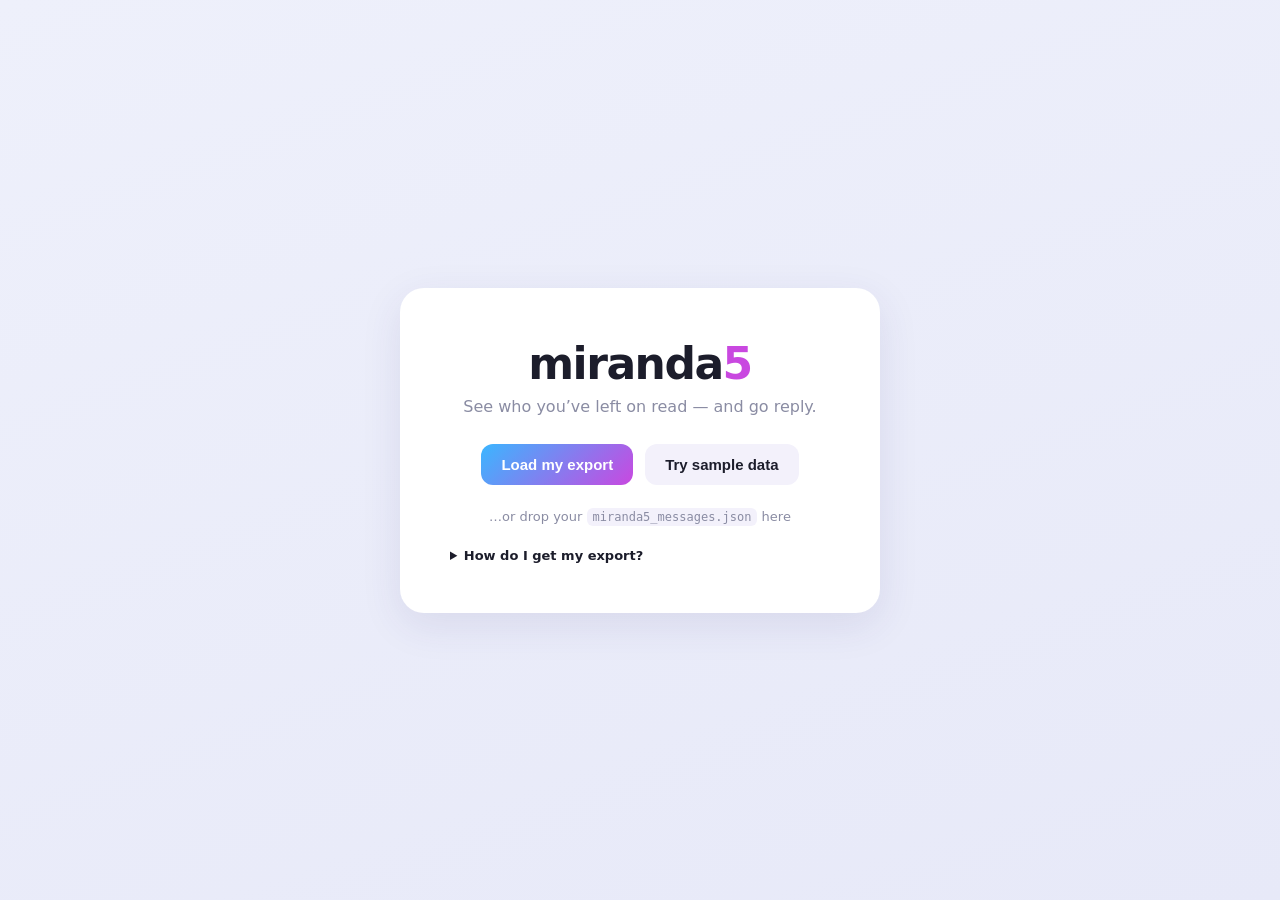
<file: index.html>
<!DOCTYPE html>
<html lang="en">
<head>
<meta charset="UTF-8" />
<meta name="viewport" content="width=device-width, initial-scale=1.0" />
<title>Miranda5 — who's waiting on you</title>
<link rel="stylesheet" href="styles.css" />
</head>
<body>

<!-- ───────────── Start screen ───────────── -->
<section id="start" class="screen">
  <div class="start-card" id="dropzone">
    <div class="logo">miranda<span>5</span></div>
    <p class="tagline">See who you’ve left on read — and go reply.</p>
    <div class="start-actions">
      <button class="btn primary" id="pickFile">Load my export</button>
      <button class="btn ghost" id="loadSample">Try sample data</button>
    </div>
    <p class="drop-hint">…or drop your <code>miranda5_messages.json</code> here</p>
    <details class="how">
      <summary>How do I get my export?</summary>
      <ol>
        <li>Grant <b>Full Disk Access</b> to Terminal (System Settings → Privacy &amp; Security).</li>
        <li>Double-click <code>export.command</code> in this folder.</li>
        <li>It writes <code>~/Desktop/miranda5_messages.json</code> — load that here.</li>
      </ol>
    </details>
    <input type="file" id="fileInput" accept="application/json,.json" hidden />
  </div>
</section>

<!-- ───────────── Dashboard ───────────── -->
<section id="dash" class="screen" hidden>
  <header class="topbar">
    <div class="logo small">miranda<span>5</span></div>
    <div class="topbar-right">
      <span class="updated" id="updated"></span>
      <button class="btn tiny ghost" id="refreshBtn" title="Re-read your export file — auto-updates when you re-run the export">↻ refresh</button>
      <button class="btn tiny ghost" id="darkToggle">dark mode</button>
      <button class="btn tiny ghost" id="reload">load other file</button>
    </div>
  </header>

  <div class="hero">
    <div class="score-wrap">
      <div class="ring" id="ring">
        <svg viewBox="0 0 200 200" width="200" height="200">
          <defs>
            <linearGradient id="ringGrad" x1="0%" y1="100%" x2="100%" y2="0%">
              <stop offset="0%" stop-color="#3bb6ff" />
              <stop offset="100%" stop-color="#c948e0" />
            </linearGradient>
          </defs>
          <circle class="ring-track" cx="100" cy="100" r="86" />
          <circle class="ring-fill" id="ringFill" cx="100" cy="100" r="86" />
        </svg>
        <div class="ring-center">
          <div class="score-num" id="scoreNum">--</div>
          <div class="score-cap">SCORE</div>
        </div>
      </div>
      <div class="score-label" id="scoreLabel"></div>
    </div>

    <div class="stats">
      <div class="stat">
        <div class="stat-val" id="statRate">--%</div>
        <div class="stat-cap">REPLY RATE</div>
        <div class="bar"><span id="barRate"></span></div>
      </div>
      <div class="stat">
        <div class="stat-val" id="statWait">--</div>
        <div class="stat-cap">AVG WAIT</div>
        <div class="bar"><span id="barWait"></span></div>
      </div>
      <div class="stat">
        <div class="stat-val" id="statHang">--</div>
        <div class="stat-cap">WAITING ON YOU</div>
        <div class="bar"><span id="barHang"></span></div>
      </div>
    </div>
  </div>

  <div class="action">
    <div class="action-head">
      <h2>Action needed</h2>
      <span class="action-sub" id="actionSub"></span>
    </div>

    <div class="filters" id="filters">
      <button class="chip active" data-bucket="1d">1 day <em></em></button>
      <button class="chip" data-bucket="7d">7 days <em></em></button>
      <button class="chip" data-bucket="30d">30 days <em></em></button>
      <button class="chip" data-bucket="90d">90 days <em></em></button>
    </div>

    <div class="thread-list" id="threads"></div>
    <div class="empty" id="emptyState" hidden>🎉 Nobody’s waiting on you in this window. Inbox zero vibes.</div>
  </div>

  <footer class="foot">
    <button class="btn tiny ghost" id="showDismissed"></button>
    <span class="foot-note">All data stays in this browser. Nothing is uploaded.</span>
  </footer>
</section>

<script src="core.js"></script>
<script src="sample-data.js"></script>
<script src="app.js"></script>
</body>
</html>
</file>
<file: styles.css>
:root {
  --bg: #eef0fb;
  --bg2: #e7e9f8;
  --card: #ffffff;
  --card2: #f3f1fb;
  --ink: #1c1d2b;
  --muted: #8a8ca3;
  --line: #e6e6f0;
  --green: #2dd4a0;
  --yellow: #f5c842;
  --orange: #f59e42;
  --red: #ef4444;
  --accent: #c948e0;
  --accent2: #3bb6ff;
  --shadow: 0 12px 40px rgba(60, 50, 120, 0.10);
}
[data-theme="dark"] {
  --bg: #0f1018;
  --bg2: #15172300;
  --card: #1b1d2b;
  --card2: #20223200;
  --ink: #f2f3fb;
  --muted: #8b8ea8;
  --line: #2a2c3e;
  --shadow: 0 12px 40px rgba(0, 0, 0, 0.35);
}

* { box-sizing: border-box; }
html, body { margin: 0; padding: 0; }
body {
  font-family: -apple-system, BlinkMacSystemFont, "Segoe UI", Inter, system-ui, sans-serif;
  background: linear-gradient(160deg, var(--bg), var(--bg2));
  color: var(--ink);
  min-height: 100vh;
  -webkit-font-smoothing: antialiased;
}
.screen { max-width: 980px; margin: 0 auto; padding: 24px; }
/* The hidden attribute must always win, even over ID rules like #start below,
   otherwise the start screen stays visible stacked above the dashboard. */
[hidden] { display: none !important; }

/* ── Logo ── */
.logo { font-size: 44px; font-weight: 800; letter-spacing: -1.5px; }
.logo span { color: var(--accent); }
.logo.small { font-size: 24px; }

/* ── Start screen ── */
#start { display: flex; align-items: center; justify-content: center; min-height: 100vh; }
.start-card {
  background: var(--card); border-radius: 24px; padding: 48px; max-width: 480px; width: 100%;
  box-shadow: var(--shadow); text-align: center; border: 2px dashed transparent; transition: border-color .15s;
}
.start-card.dragover { border-color: var(--accent); }
.tagline { color: var(--muted); margin: 8px 0 28px; font-size: 16px; }
.start-actions { display: flex; gap: 12px; justify-content: center; flex-wrap: wrap; }
.drop-hint { color: var(--muted); margin-top: 24px; font-size: 13px; }
.drop-hint code, .how code { background: var(--card2); padding: 2px 6px; border-radius: 6px; font-size: 12px; }
.how { margin-top: 24px; text-align: left; color: var(--muted); font-size: 13px; }
.how summary { cursor: pointer; color: var(--ink); font-weight: 600; }
.how ol { margin: 12px 0 0; padding-left: 20px; line-height: 1.7; }
.how .dl-cmd { color: var(--accent); font-weight: 600; text-decoration: none; }
.how .dl-cmd:hover { text-decoration: underline; }
.how .dl-cmd code { color: inherit; }
.how-note { display: block; font-size: 12px; opacity: .8; }

/* ── Buttons ── */
.btn { border: none; border-radius: 12px; padding: 12px 20px; font-size: 15px; font-weight: 600; cursor: pointer; transition: transform .1s, opacity .15s; }
.btn:active { transform: scale(.97); }
.btn.primary { background: linear-gradient(135deg, var(--accent2), var(--accent)); color: #fff; }
.btn.ghost { background: var(--card2); color: var(--ink); }
.btn.tiny { padding: 7px 14px; font-size: 13px; border-radius: 9px; }

/* ── Topbar ── */
.topbar { display: flex; align-items: center; justify-content: space-between; margin-bottom: 8px; }
.topbar-right { display: flex; align-items: center; gap: 10px; }
.updated { color: var(--muted); font-size: 12px; }

/* ── Hero ── */
.hero { display: grid; grid-template-columns: 1fr 1fr; gap: 24px; align-items: center; margin: 16px 0 32px; }
.score-wrap { display: flex; flex-direction: column; align-items: center; gap: 12px; }
.ring { position: relative; width: 200px; height: 200px; filter: drop-shadow(0 0 24px rgba(201,72,224,.25)); }
.ring svg { transform: rotate(-90deg); }
.ring-track { fill: none; stroke: var(--line); stroke-width: 12; }
.ring-fill { fill: none; stroke: url(#ringGrad); stroke-width: 12; stroke-linecap: round;
  stroke-dasharray: 540; stroke-dashoffset: 540; transition: stroke-dashoffset 1s cubic-bezier(.2,.8,.2,1); }
.ring-center { position: absolute; inset: 0; display: flex; flex-direction: column; align-items: center; justify-content: center; }
.score-num { font-size: 64px; font-weight: 800; line-height: 1; color: var(--yellow); }
.score-cap { font-size: 13px; letter-spacing: 2px; color: var(--muted); margin-top: 4px; }
.score-label { font-size: 18px; font-weight: 700; }

.stats { display: flex; flex-direction: column; gap: 14px; }
.stat { background: var(--card); border-radius: 18px; padding: 18px 22px; box-shadow: var(--shadow); }
.stat-val { font-size: 34px; font-weight: 800; }
.stat-cap { font-size: 12px; letter-spacing: 1.5px; color: var(--muted); margin: 2px 0 10px; }
.bar { height: 5px; background: var(--line); border-radius: 3px; overflow: hidden; }
.bar span { display: block; height: 100%; width: 0; background: var(--orange); border-radius: 3px; transition: width .8s; }
#barRate { background: var(--green); }

/* ── Action list ── */
.action-head { display: flex; align-items: baseline; justify-content: space-between; margin-bottom: 14px; }
.action-head h2 { margin: 0; font-size: 26px; }
.action-sub { color: var(--muted); font-size: 14px; }
.filters { display: flex; gap: 10px; margin-bottom: 18px; flex-wrap: wrap; }
.chip { background: var(--card2); border: 1px solid var(--line); border-radius: 999px; padding: 8px 16px;
  font-size: 14px; font-weight: 600; color: var(--muted); cursor: pointer; transition: all .15s; }
.chip.active { background: linear-gradient(135deg, var(--accent2), var(--accent)); color: #fff; border-color: transparent; }
.chip em { font-style: normal; opacity: .7; font-weight: 700; margin-left: 2px; }
.chip.active em { opacity: .9; }

.thread-list { display: flex; flex-direction: column; gap: 12px; }
.thread { display: flex; align-items: center; gap: 16px; background: var(--card); border-radius: 18px;
  padding: 16px 20px; box-shadow: var(--shadow); }
.avatar { width: 48px; height: 48px; border-radius: 50%; background: linear-gradient(135deg, #8a5cf6, #6d4cf0);
  color: #fff; display: flex; align-items: center; justify-content: center; font-size: 20px; font-weight: 700; flex-shrink: 0; }
.thread-main { flex: 1; min-width: 0; }
.thread-top { display: flex; justify-content: space-between; align-items: baseline; gap: 12px; }
.thread-name { font-weight: 700; font-size: 16px; }
.group-tag { font-size: 11px; font-weight: 700; letter-spacing: .3px; text-transform: uppercase;
  color: var(--accent); background: var(--card2); border-radius: 999px; padding: 2px 7px; vertical-align: middle; }
.thread-when { color: var(--muted); font-size: 13px; white-space: nowrap; }
.thread-when .dot { display: inline-block; width: 7px; height: 7px; border-radius: 50%; margin-left: 6px; vertical-align: middle; }
.thread-preview { color: var(--muted); font-size: 14px; margin-top: 3px; overflow: hidden; text-overflow: ellipsis; white-space: nowrap; }
.thread-preview b { color: var(--ink); font-weight: 600; }
.thread-actions { display: flex; gap: 8px; flex-shrink: 0; }
.go-btn { background: linear-gradient(135deg, var(--accent2), var(--accent)); color: #fff; border: none;
  border-radius: 12px; padding: 10px 16px; font-weight: 700; font-size: 14px; cursor: pointer; white-space: nowrap; text-decoration: none; display: inline-block; }
.go-btn:active { transform: scale(.97); }
.dismiss-btn { background: transparent; border: 1px solid var(--line); color: var(--muted); border-radius: 12px;
  padding: 10px 12px; cursor: pointer; font-size: 14px; }

.empty { text-align: center; color: var(--muted); padding: 48px 20px; font-size: 16px; }

.foot { display: flex; align-items: center; justify-content: space-between; margin-top: 32px; padding-top: 16px; border-top: 1px solid var(--line); }
.foot-note { color: var(--muted); font-size: 12px; }

@media (max-width: 720px) {
  .hero { grid-template-columns: 1fr; }
  .thread { flex-wrap: wrap; }
  .thread-actions { width: 100%; justify-content: flex-end; }
}
</file>
